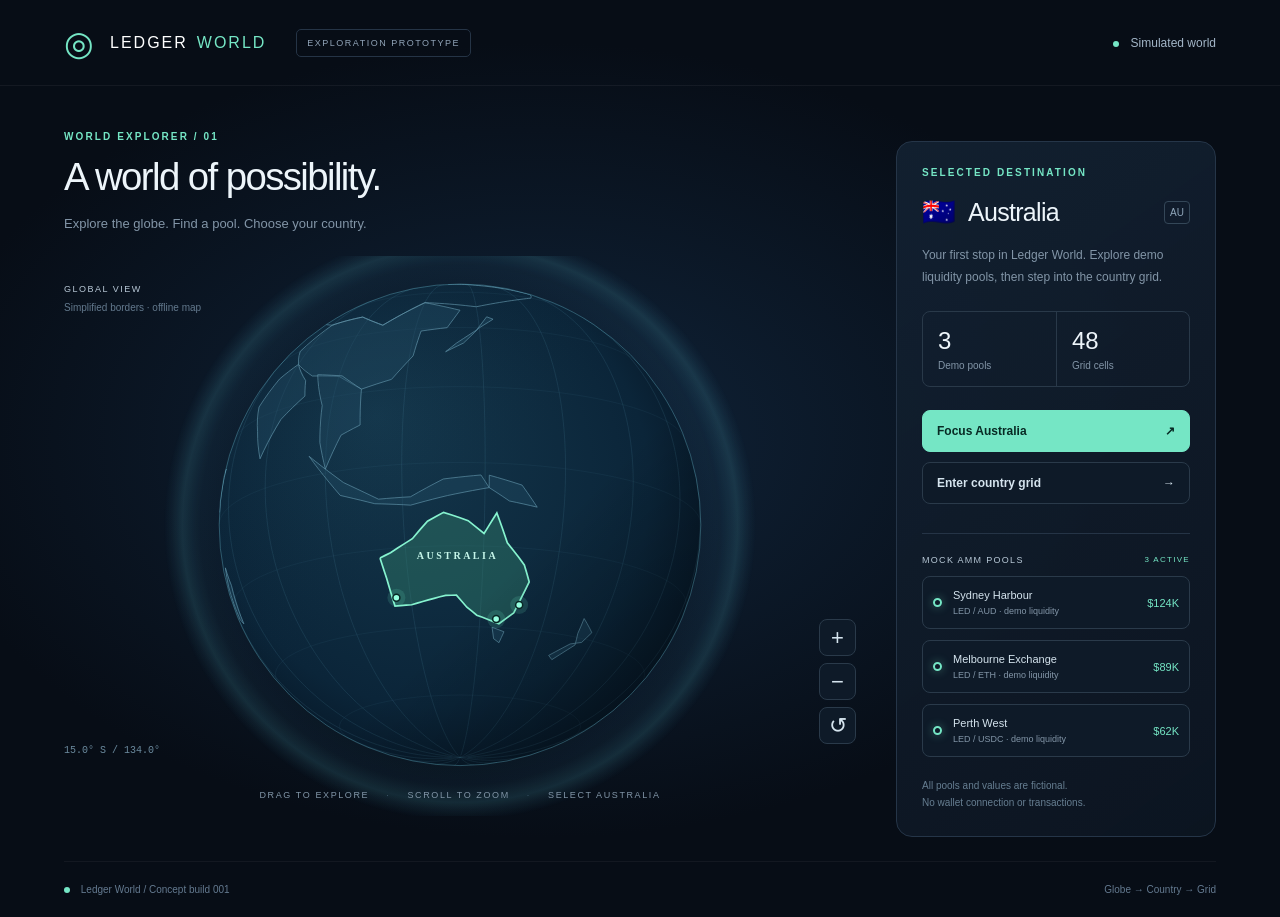
<file: index.html>
﻿<!doctype html>
<html lang="en">
<head>
<meta charset="utf-8"><meta name="viewport" content="width=device-width,initial-scale=1">
<title>Ledger World — Globe prototype</title>
<meta name="description" content="Explore Ledger World, select Australia and inspect fictional AMM pools.">
<link rel="icon" href="data:image/svg+xml,%3Csvg xmlns='http://www.w3.org/2000/svg' viewBox='0 0 32 32'%3E%3Ccircle cx='16' cy='16' r='13' fill='%23091320' stroke='%236fe7cb' stroke-width='2'/%3E%3Cellipse cx='16' cy='16' rx='6' ry='13' fill='none' stroke='%236fe7cb'/%3E%3Cpath d='M3 16h26' stroke='%236fe7cb'/%3E%3C/svg%3E">
<link rel="stylesheet" href="style.css">
</head>
<body>
<header><a class="brand" href="index.html"><span class="logo">◎</span> LEDGER <b>WORLD</b></a><span class="badge">EXPLORATION PROTOTYPE</span><span class="network"><i></i> Simulated world</span></header>
<main>
<section class="intro"><div class="eyebrow">WORLD EXPLORER / 01</div><h1>A world of possibility.</h1><p>Explore the globe. Find a pool. Choose your country.</p></section>
<div class="stage"><canvas id="globe" tabindex="0" aria-label="Globe with horizontal navigation. Drag left or right to explore countries. Scroll or use plus and minus to zoom. Click or tap Australia or a demo marker. Press Enter or use Focus Australia to focus Australia."></canvas><div class="globe-label">GLOBAL VIEW <span id="map-status">Simplified borders</span></div><div class="coordinates" id="coordinates"></div><div class="controls"><button id="zoom-in" aria-label="Zoom in">+</button><button id="zoom-out" aria-label="Zoom out">−</button><button id="reset" aria-label="Reset globe view">↺</button></div><div class="instructions">DRAG TO EXPLORE <span>&middot;</span> SCROLL TO ZOOM <span>&middot;</span> SELECT AUSTRALIA</div></div>
<aside><div class="eyebrow">SELECTED DESTINATION</div><div class="country-title"><span class="flag">🇦🇺</span><h2>Australia</h2><span class="country-code">AU</span></div><p class="description">Your first stop in Ledger World. Explore demo liquidity pools, then step into the country grid.</p><div class="stats"><div><strong>3</strong><span>Demo pools</span></div><div><strong>48</strong><span>Grid cells</span></div></div><button class="primary" id="focus">Focus Australia <span>↗</span></button><button class="secondary" id="enter">Enter country grid <span>→</span></button><div class="divider"></div><div class="pool-heading">MOCK AMM POOLS <span>3 ACTIVE</span></div><div id="pools"></div><div class="notice">All pools and values are fictional.<br>No wallet connection or transactions.</div></aside>
</main><footer><span><i></i> Ledger World / Concept build 001</span><span>Globe → Country → Grid</span></footer>
<dialog id="grid-dialog"><div class="grid-header"><div><div class="eyebrow">COUNTRY GRID / AUSTRALIA</div><h2>Explore the next layer.</h2></div><button id="close-grid" aria-label="Close country grid">×</button></div><p>A conceptual 8 × 6 grid. Choose a cell to explore its demo status.</p><div id="country-grid"></div><div id="cell-detail" aria-live="polite">Select a cell to inspect it.</div><div class="notice">Conceptual cells are not land titles or geographic parcels.</div></dialog>
<script src="app.js"></script>
</body></html>
</file>
<file: style.css>
:root{color-scheme:dark;font-family:Inter,Segoe UI,Arial,sans-serif;color:#edf5fa;background:#070d16;--mint:#75e6c5;--muted:#8295a7}*{box-sizing:border-box}body{margin:0;background:radial-gradient(ellipse at 42% 48%,#10243a 0, #070d16 59%);min-height:100vh}header{height:86px;border-bottom:1px solid #ffffff0d;display:flex;align-items:center;gap:30px;padding:0 5vw}.brand{font-size:16px;letter-spacing:2px;text-decoration:none;color:#fff;display:flex;align-items:center;gap:9px}.brand b{font-weight:400;color:var(--mint)}.logo{font-size:34px;color:var(--mint);margin-right:5px}.badge{font-size:9px;letter-spacing:1.5px;color:#91a4b8;border:1px solid #253446;border-radius:5px;padding:8px 10px}.network{margin-left:auto;color:#a3b6c8;font-size:12px}i{display:inline-block;width:6px;height:6px;border-radius:50%;background:var(--mint);margin-right:8px}main{max-width:1600px;margin:auto;padding:45px 5vw 24px;display:grid;grid-template-columns:minmax(0,1fr) 320px;column-gap:40px}.intro{grid-column:1;z-index:1;pointer-events:none}.eyebrow{color:var(--mint);font-size:10px;letter-spacing:2.1px;font-weight:600}h1{font-size:clamp(26px,3vw,42px);font-weight:500;letter-spacing:-1.6px;margin:13px 0}p{color:var(--muted);font-size:13px;line-height:1.8}.intro p{margin:0}.stage{grid-column:1;position:relative;height:560px;min-width:0;margin-top:0}canvas{display:block;width:100%;height:100%;touch-action:pan-y;cursor:pointer;outline-offset:-5px}.globe-label{position:absolute;top:28px;left:0;font-size:9px;letter-spacing:1.5px;color:#b8c8d6;pointer-events:none}.globe-label span{display:block;color:#63798d;font-size:10px;margin-top:8px;letter-spacing:0}.coordinates{position:absolute;bottom:60px;left:0;color:#6b8a9e;font-family:monospace;font-size:10px;pointer-events:none}.controls{position:absolute;right:0;bottom:72px;display:flex;flex-direction:column;gap:7px}button{font:inherit;cursor:pointer;border:1px solid #2a3a4a;color:#d5e4ee;background:#0e1a28;border-radius:8px;transition:background .2s,border-color .2s}button:hover{border-color:var(--mint);background:#172e3b}button:focus-visible,a:focus-visible{outline:2px solid var(--mint);outline-offset:4px}.controls button{width:37px;height:37px;font-size:22px}.instructions{position:absolute;bottom:16px;left:0;right:0;text-align:center;font-size:9px;letter-spacing:1.6px;color:#8296a8;pointer-events:none}.instructions span{margin:0 13px;color:#3f586b}aside{grid-column:2;grid-row:1/3;align-self:start;border:1px solid #253548;border-radius:16px;padding:25px;background:linear-gradient(145deg,#132233dd,#0c1521ee);margin-top:10px}.country-title{display:flex;gap:12px;align-items:center;margin-top:18px}.flag{font-size:27px}h2{font-size:25px;font-weight:500;letter-spacing:-.7px;margin:0}.country-code{font-size:10px;padding:5px;border:1px solid #344758;border-radius:4px;margin-left:auto;color:#90a7bb}.description{margin:17px 0;font-size:12px}.stats{display:flex;border:1px solid #293949;border-radius:8px;margin:23px 0}.stats div{width:50%;padding:15px}.stats div+div{border-left:1px solid #293949}.stats strong{font-weight:500;font-size:24px;display:block}.stats span{font-size:10px;display:block;margin-top:5px;color:var(--muted)}.primary,.secondary{width:100%;padding:13px 14px;text-align:left;font-size:12px;font-weight:600;margin-bottom:10px}.primary{background:var(--mint);color:#082a24;border-color:var(--mint)}.primary:hover{background:#9df4dd}.primary span,.secondary span{float:right}.divider{height:1px;background:#253446;margin:19px 0 21px}.pool-heading{font-size:9px;letter-spacing:1.3px;color:#bacbd9;display:flex;justify-content:space-between}.pool-heading span{color:var(--mint);font-size:8px}.pool{margin-top:11px;width:100%;display:flex;align-items:center;padding:12px 10px;text-align:left;gap:11px}.pool.selected{border-color:var(--mint);background:#15372f}.pool-dot{width:9px;height:9px;border:2px solid var(--mint);border-radius:50%;box-shadow:0 0 10px #75e6c566}.pool-info{flex:1}.pool strong{font-size:11px;display:block;font-weight:500}.pool small{font-size:9px;color:var(--muted);display:block;margin-top:5px}.pool-value{font-size:11px;color:var(--mint)}.notice{font-size:10px;color:#667e91;line-height:1.7;margin-top:20px}footer{margin:0 5vw;padding:22px 0;border-top:1px solid #ffffff0c;display:flex;justify-content:space-between;font-size:10px;color:#647a90}dialog{width:min(720px,92vw);border:1px solid #385365;border-radius:18px;padding:30px;background:#0d1a28;color:#fff;box-shadow:0 25px 120px #000}dialog::backdrop{background:#030811bb;backdrop-filter:blur(8px)}.grid-header{display:flex;justify-content:space-between;gap:20px;align-items:center}.grid-header h2{margin-top:10px}.grid-header button{height:35px;width:35px;font-size:24px}#country-grid{display:grid;grid-template-columns:repeat(8,1fr);gap:6px;margin:24px 0}#country-grid button{aspect-ratio:1;font-size:10px;color:#708ea2;background:#112636}#country-grid button.has-pool{background:#19463b;color:var(--mint);border-color:#3d826d}#country-grid button.active{border:2px solid var(--mint);color:#fff}#cell-detail{padding:15px;border:1px solid #2c4152;border-radius:8px;color:#bfd4de;font-size:12px;min-height:48px}@media(min-width:1500px){.stage{height:650px}}@media(max-width:900px){main{grid-template-columns:1fr;padding-top:30px}.stage{height:490px}aside{grid-column:1;grid-row:auto;margin:20px 0}.badge{display:none}.network{font-size:10px}header{gap:10px;height:70px}.instructions{font-size:8px;letter-spacing:1px}.instructions span{margin:0 6px}}@media(max-width:480px){.brand{font-size:12px;letter-spacing:1px}.logo{font-size:27px}.stage{height:410px}.globe-label{top:15px}.coordinates{bottom:50px}.network{font-size:9px}footer{font-size:9px}dialog{padding:20px}#country-grid{gap:4px}}
</file>
